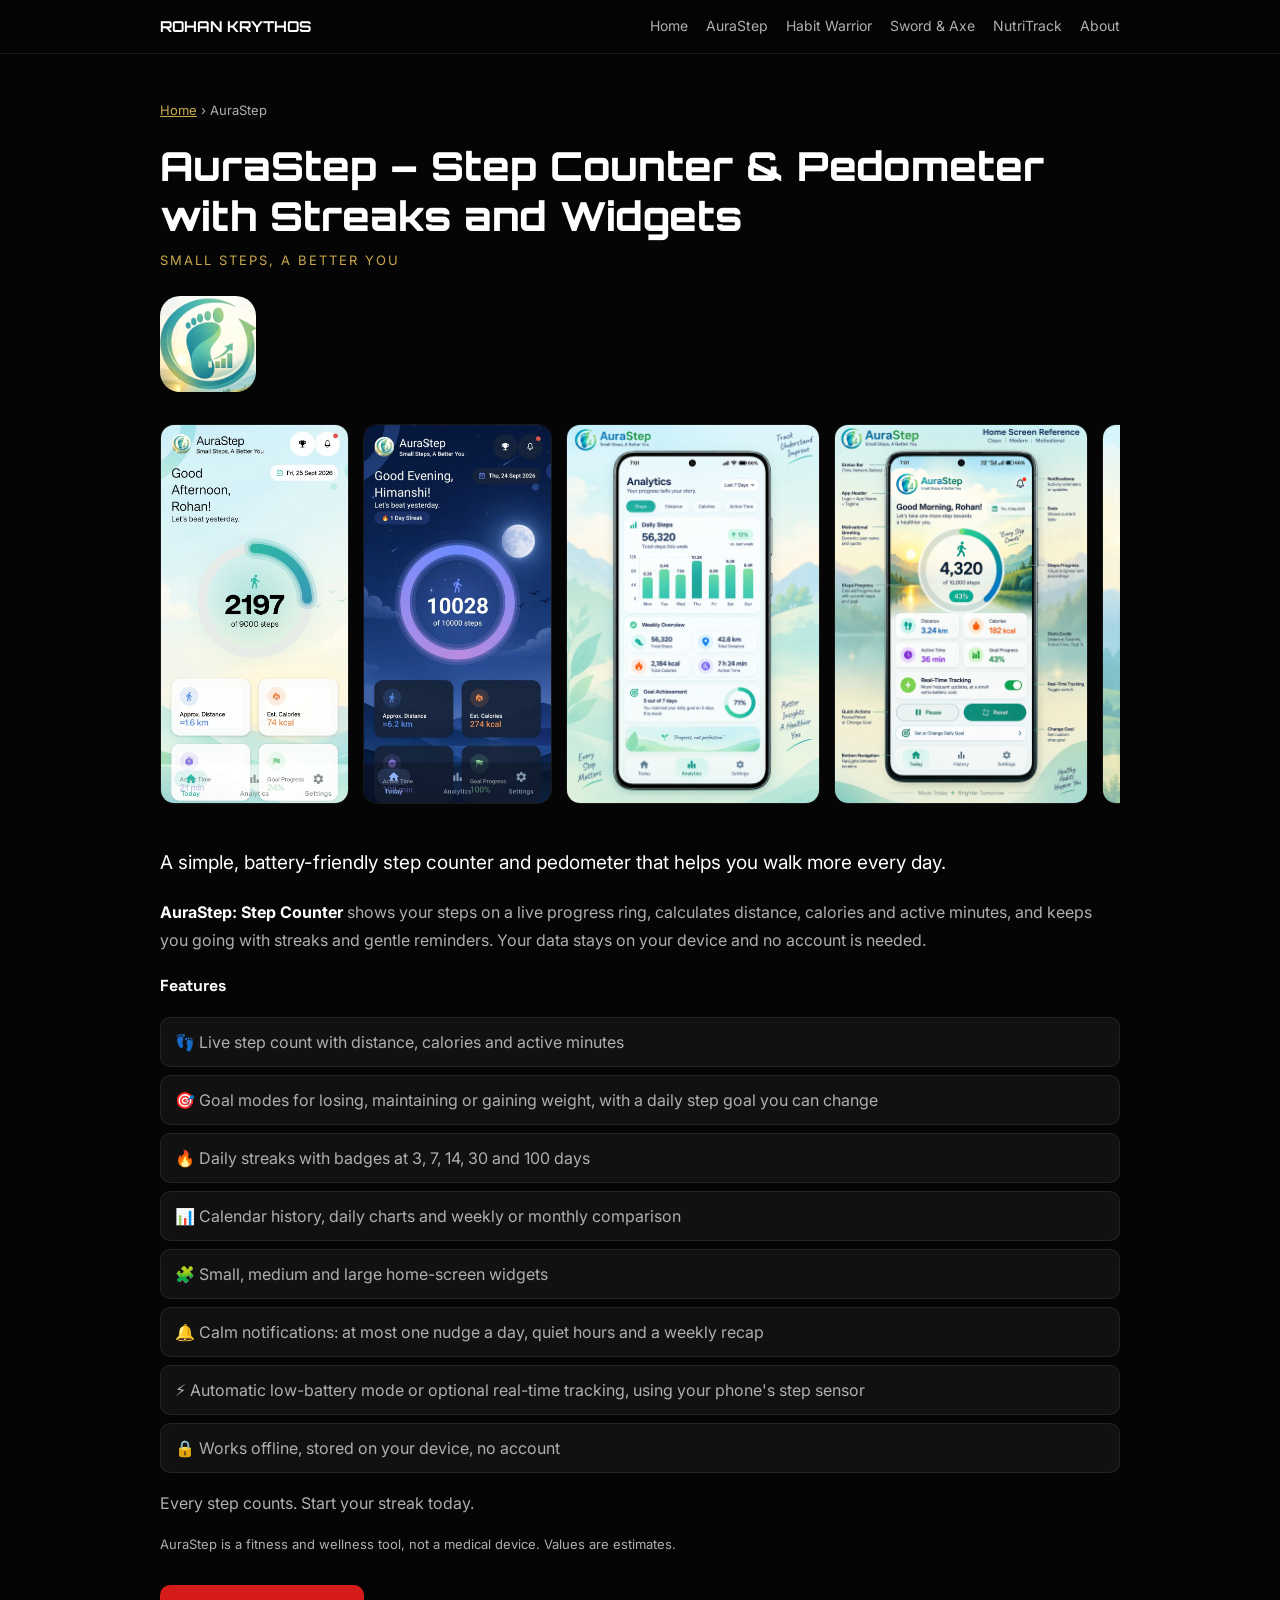
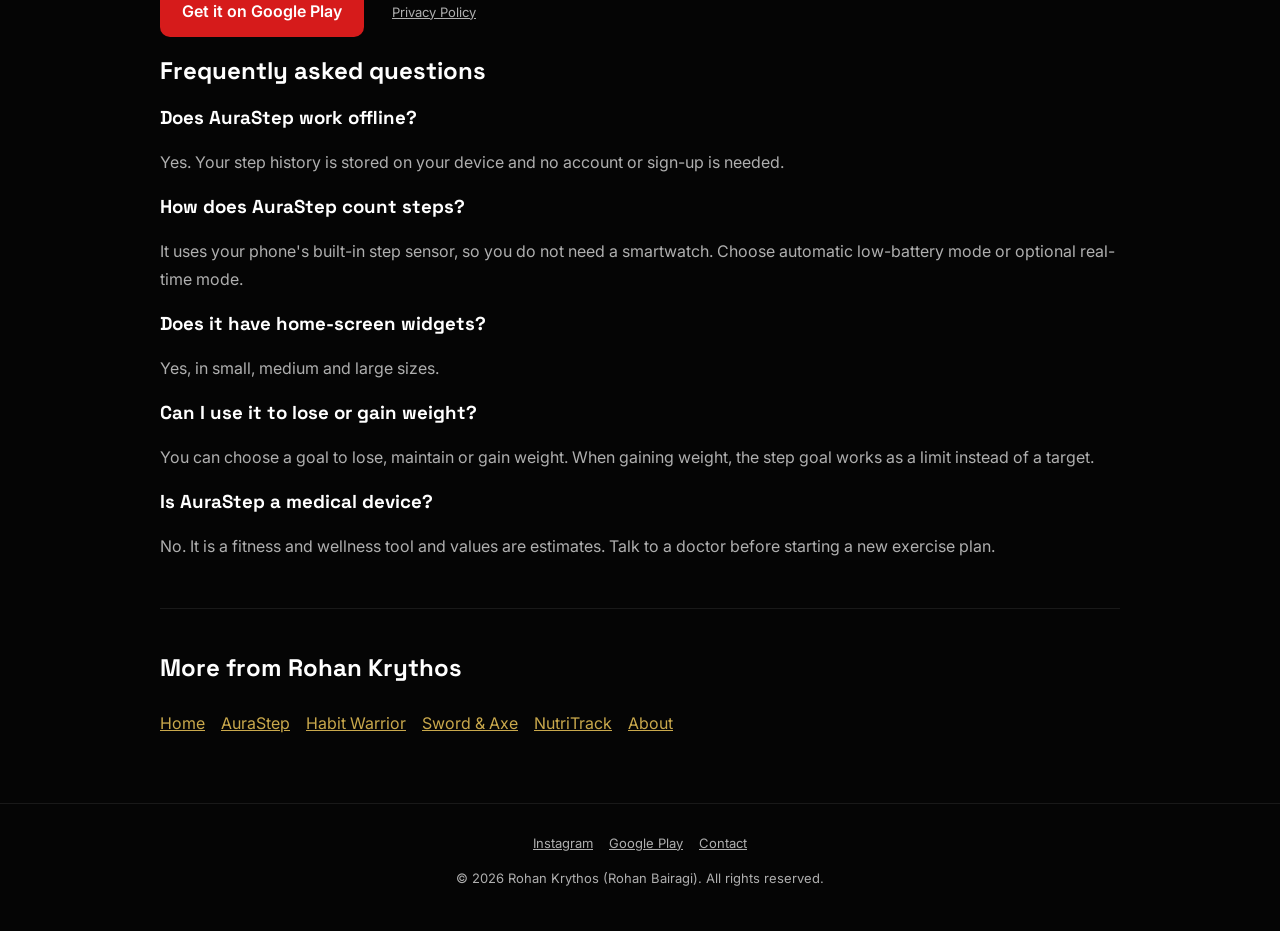
<file: aurastep/index.html>
<!DOCTYPE html>
<html lang="en"><head><meta charset="UTF-8"><meta name="viewport" content="width=device-width, initial-scale=1.0">
<title>AuraStep: Step Counter – Pedometer with Streaks & Widgets</title>
<meta name="description" content="AuraStep is a simple, battery-friendly step counter and pedometer for Android with daily goals, streaks, analytics and home-screen widgets. Works offline.">
<meta name="keywords" content="step counter, pedometer, step tracker, walking tracker, step counter widget, AuraStep">
<meta name="robots" content="index, follow, max-image-preview:large">
<link rel="canonical" href="https://rohankrythos.github.io/aurastep/">
<link rel="icon" href="/favicon.ico"><link rel="icon" type="image/png" sizes="32x32" href="/favicon-32.png"><link rel="apple-touch-icon" href="/apple-touch-icon.png">
<meta property="og:type" content="website"><meta property="og:title" content="AuraStep: Step Counter – Pedometer with Streaks & Widgets"><meta property="og:description" content="AuraStep is a simple, battery-friendly step counter and pedometer for Android with daily goals, streaks, analytics and home-screen widgets. Works offline.">
<meta property="og:image" content="https://rohankrythos.github.io/aurastep-logo.jpg"><meta property="og:url" content="https://rohankrythos.github.io/aurastep/"><meta property="og:site_name" content="Rohan Krythos">
<meta name="twitter:card" content="summary_large_image"><meta name="twitter:title" content="AuraStep: Step Counter – Pedometer with Streaks & Widgets"><meta name="twitter:description" content="AuraStep is a simple, battery-friendly step counter and pedometer for Android with daily goals, streaks, analytics and home-screen widgets. Works offline."><meta name="twitter:image" content="https://rohankrythos.github.io/aurastep-logo.jpg">
<script type="application/ld+json">{"@context": "https://schema.org", "@graph": [{"@type": "Person", "@id": "https://rohankrythos.github.io/#person", "image": "https://rohankrythos.github.io/1000205886.jpg", "name": "Rohan Krythos", "alternateName": "Rohan Bairagi", "url": "https://rohankrythos.github.io/", "jobTitle": "Android & Game Developer", "sameAs": ["https://www.instagram.com/rohan_bairagi79", "https://play.google.com/store/apps/dev?id=7652006980854710652", "https://github.com/rohankrythos"], "address": {"@type": "PostalAddress", "addressRegion": "Haryana", "addressCountry": "IN"}}, {"@type": "BreadcrumbList", "itemListElement": [{"@type": "ListItem", "position": 1, "name": "Home", "item": "https://rohankrythos.github.io/"}, {"@type": "ListItem", "position": 2, "name": "AuraStep", "item": "https://rohankrythos.github.io/aurastep/"}]}, {"@type": "WebPage", "@id": "https://rohankrythos.github.io/aurastep/#page", "url": "https://rohankrythos.github.io/aurastep/", "name": "AuraStep: Step Counter – Pedometer with Streaks & Widgets", "description": "AuraStep is a simple, battery-friendly step counter and pedometer for Android with daily goals, streaks, analytics and home-screen widgets. Works offline.", "isPartOf": {"@type": "WebSite", "url": "https://rohankrythos.github.io/", "name": "Rohan Krythos"}}, {"@type": "MobileApplication", "name": "AuraStep: Step Counter", "description": "AuraStep is a simple, battery-friendly step counter and pedometer for Android with daily goals, streaks, analytics and home-screen widgets. Works offline.", "image": "https://rohankrythos.github.io/aurastep-logo.jpg", "url": "https://play.google.com/store/apps/details?id=com.rohankrythos.aurastep", "operatingSystem": "ANDROID", "applicationCategory": "HealthApplication", "author": {"@id": "https://rohankrythos.github.io/#person"}, "mainEntityOfPage": "https://rohankrythos.github.io/aurastep/"}]}</script>
<link rel="preconnect" href="https://fonts.googleapis.com"><link rel="preconnect" href="https://fonts.gstatic.com" crossorigin>
<link href="https://fonts.googleapis.com/css2?family=Orbitron:wght@700;800&family=Space+Grotesk:wght@500;700&family=Inter:wght@400;600&display=swap" rel="stylesheet">
<link rel="stylesheet" href="/pages.css?v=1"></head><body>
<header class="top"><nav aria-label="Main"><a class="brand" href="/">ROHAN KRYTHOS</a><a href="/">Home</a><a href="/aurastep/">AuraStep</a><a href="/habit-warrior/">Habit Warrior</a><a href="/sword-and-axe-22-thrones/">Sword &amp; Axe</a><a href="/nutritrack-pro-max/">NutriTrack</a><a href="/about/">About</a></nav></header>
<main><p class="crumbs"><a href="/">Home</a> › AuraStep</p><h1>AuraStep – Step Counter & Pedometer with Streaks and Widgets</h1><div class="tagline">Small Steps, A Better You</div><div class="app-logo-wrap"><img width="464" height="464" alt="AuraStep app icon" decoding="async" loading="lazy" src="/aurastep-logo.jpg"/></div><div class="app-screens-row">
<div class="app-screen">
<img width="719" height="1457" alt="AuraStep today screen, light theme" decoding="async" loading="lazy" src="/aurastep-screen-today-light.jpg"/>
</div>
<div class="app-screen">
<img width="720" height="1454" alt="AuraStep today screen, dark theme" decoding="async" loading="lazy" src="/aurastep-screen-today-dark.jpg"/>
</div>
<div class="app-screen">
<img width="1024" height="1536" alt="AuraStep weekly analytics screen" decoding="async" loading="lazy" src="/aurastep-screen-analytics.jpg"/>
</div>
<div class="app-screen">
<img width="1024" height="1536" alt="AuraStep home screen with step widget" decoding="async" loading="lazy" src="/aurastep-home-reference.jpg"/>
</div>
<div class="app-screen">
<img width="1214" height="1295" alt="AuraStep small, medium and large home-screen widgets" decoding="async" loading="lazy" src="/aurastep-widgets-reference.jpg"/>
</div>
<div class="app-screen">
<img width="1024" height="1536" alt="AuraStep widget style options" decoding="async" loading="lazy" src="/aurastep-widgets-options.jpg"/>
</div>
</div><div class="showcase-description"><p class="short-desc">A simple, battery-friendly step counter and pedometer that helps you walk more every day.</p><p><strong style="color:#fff;">AuraStep: Step Counter</strong> shows your steps on a live progress ring, calculates distance, calories and active minutes, and keeps you going with streaks and gentle reminders. Your data stays on your device and no account is needed.</p><h4 class="showcase-features-title">Features</h4><ul class="feature-list"><li>👣 Live step count with distance, calories and active minutes</li><li>🎯 Goal modes for losing, maintaining or gaining weight, with a daily step goal you can change</li><li>🔥 Daily streaks with badges at 3, 7, 14, 30 and 100 days</li><li>📊 Calendar history, daily charts and weekly or monthly comparison</li><li>🧩 Small, medium and large home-screen widgets</li><li>🔔 Calm notifications: at most one nudge a day, quiet hours and a weekly recap</li><li>⚡ Automatic low-battery mode or optional real-time tracking, using your phone's step sensor</li><li>🔒 Works offline, stored on your device, no account</li></ul><p class="showcase-cta">Every step counts. Start your streak today.</p><p style="font-size:13px">AuraStep is a fitness and wellness tool, not a medical device. Values are estimates.</p><a class="btn-primary" href="https://play.google.com/store/apps/details?id=com.rohankrythos.aurastep" rel="noopener" style="margin-top:16px;text-decoration:none;display:inline-flex;" target="_blank">Get it on Google Play</a><a class="privlink" href="/aurastep-privacy.html" style="margin-left:16px;color:#AFAFAF;font-size:13px;text-decoration:underline;">Privacy Policy</a></div><section><h2>Frequently asked questions</h2><h3>Does AuraStep work offline?</h3><p>Yes. Your step history is stored on your device and no account or sign-up is needed.</p><h3>How does AuraStep count steps?</h3><p>It uses your phone&#39;s built-in step sensor, so you do not need a smartwatch. Choose automatic low-battery mode or optional real-time mode.</p><h3>Does it have home-screen widgets?</h3><p>Yes, in small, medium and large sizes.</p><h3>Can I use it to lose or gain weight?</h3><p>You can choose a goal to lose, maintain or gain weight. When gaining weight, the step goal works as a limit instead of a target.</p><h3>Is AuraStep a medical device?</h3><p>No. It is a fitness and wellness tool and values are estimates. Talk to a doctor before starting a new exercise plan.</p></section>
<section class="more"><h2>More from Rohan Krythos</h2><a href="/">Home</a><a href="/aurastep/">AuraStep</a><a href="/habit-warrior/">Habit Warrior</a><a href="/sword-and-axe-22-thrones/">Sword &amp; Axe</a><a href="/nutritrack-pro-max/">NutriTrack</a><a href="/about/">About</a></section></main>
<footer><a href="https://www.instagram.com/rohan_bairagi79" rel="me noopener" target="_blank">Instagram</a><a href="https://play.google.com/store/apps/dev?id=7652006980854710652" rel="noopener" target="_blank">Google Play</a><a href="mailto:appsupportwarrior@gmail.com">Contact</a>
<p>&copy; <span id="y">2026</span> Rohan Krythos (Rohan Bairagi). All rights reserved.</p></footer>
<script>document.getElementById('y').textContent=new Date().getFullYear()</script></body></html>
</file>
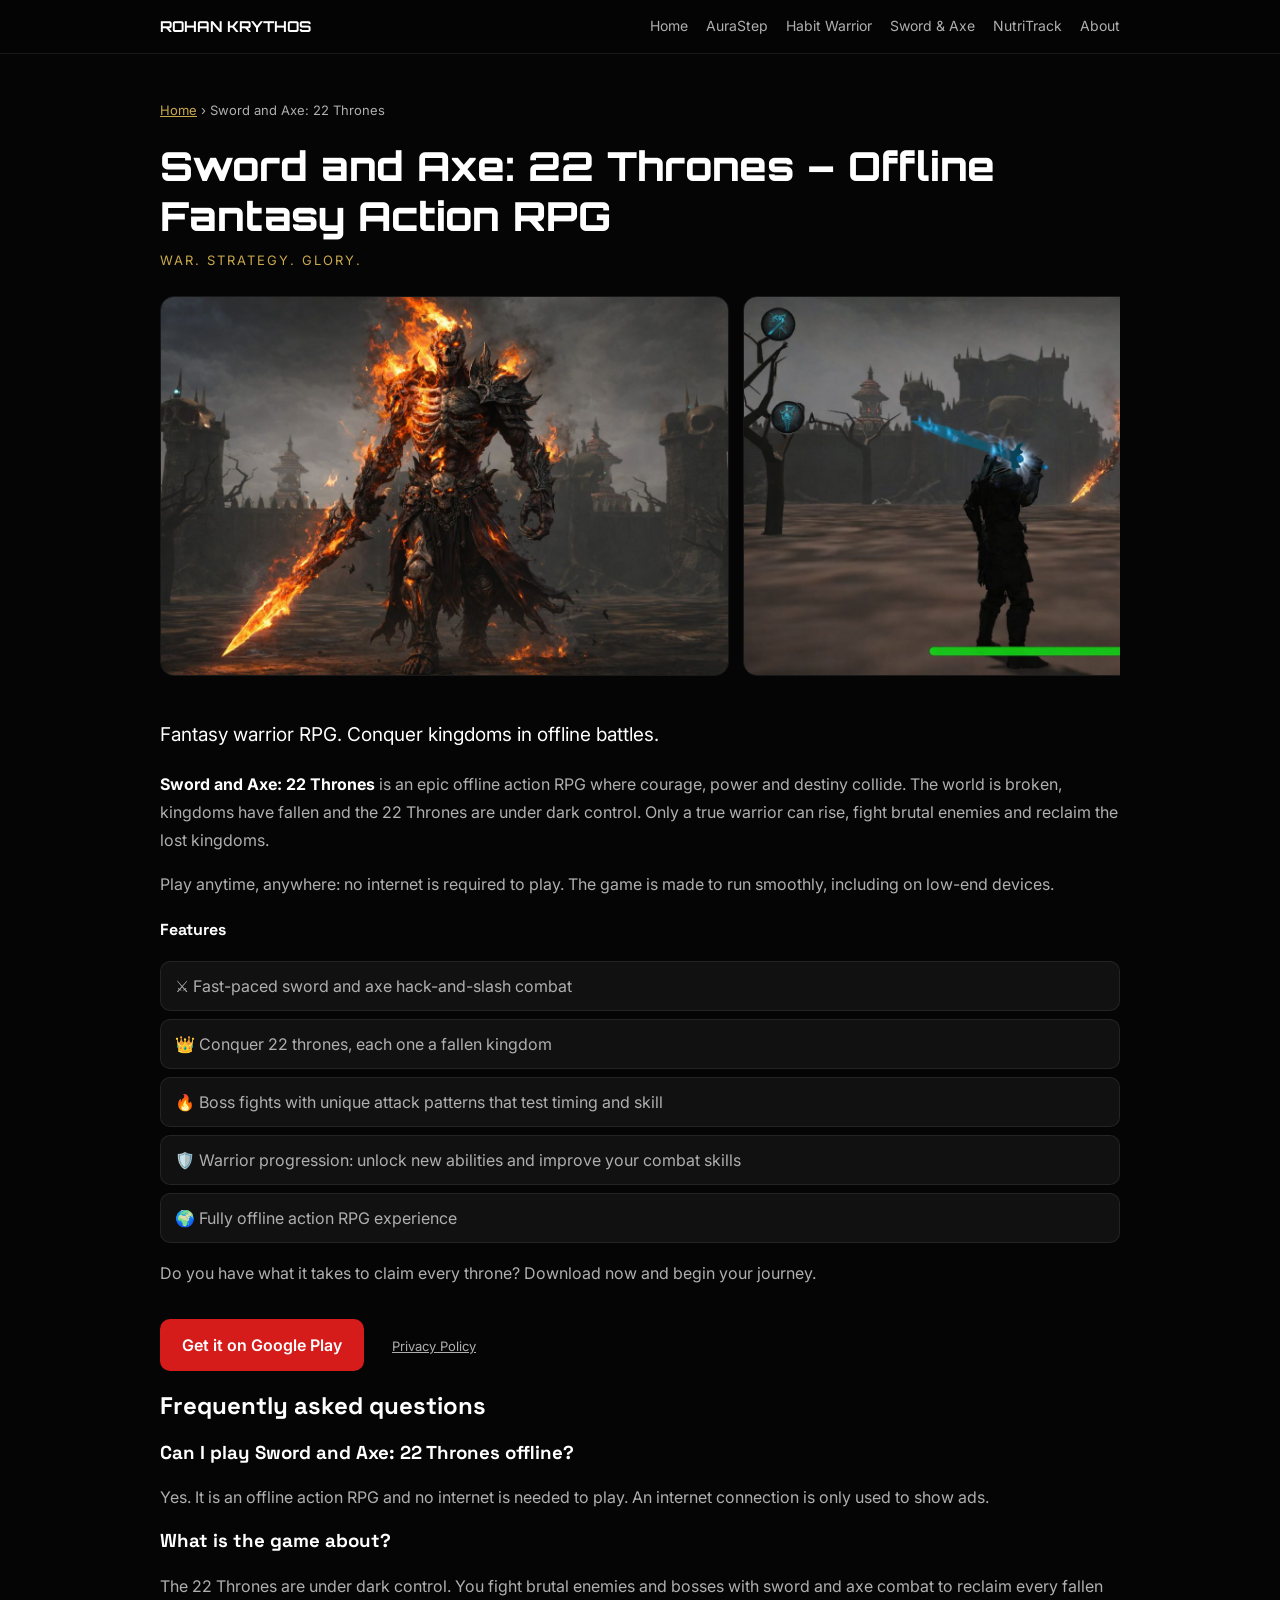
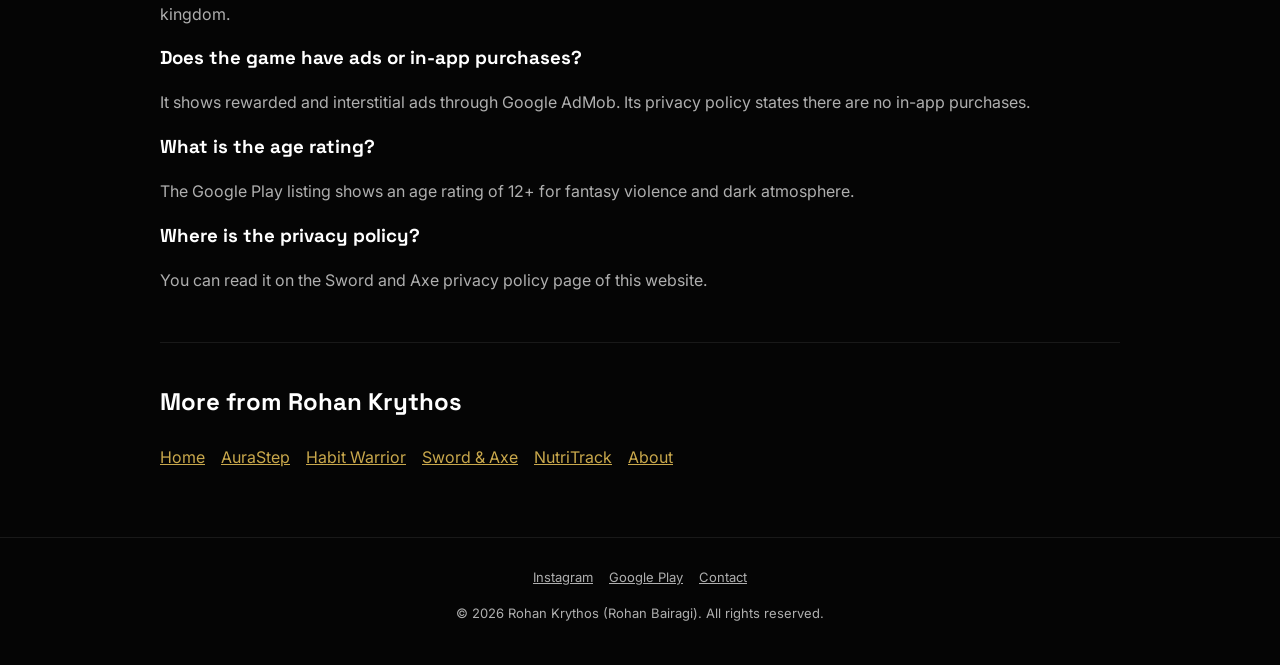
<file: sword-and-axe-22-thrones/index.html>
<!DOCTYPE html>
<html lang="en"><head><meta charset="UTF-8"><meta name="viewport" content="width=device-width, initial-scale=1.0">
<title>Sword and Axe: 22 Thrones – Offline Action RPG for Android</title>
<meta name="description" content="Sword and Axe: 22 Thrones is an offline fantasy action RPG for Android. Fight with sword and axe, defeat bosses and conquer 22 fallen kingdoms.">
<meta name="keywords" content="offline action RPG, sword fighting game, hack and slash game Android, fantasy warrior RPG, boss fight game, Sword and Axe 22 Thrones">
<meta name="robots" content="index, follow, max-image-preview:large">
<link rel="canonical" href="https://rohankrythos.github.io/sword-and-axe-22-thrones/">
<link rel="icon" href="/favicon.ico"><link rel="icon" type="image/png" sizes="32x32" href="/favicon-32.png"><link rel="apple-touch-icon" href="/apple-touch-icon.png">
<meta property="og:type" content="website"><meta property="og:title" content="Sword and Axe: 22 Thrones – Offline Action RPG for Android"><meta property="og:description" content="Sword and Axe: 22 Thrones is an offline fantasy action RPG for Android. Fight with sword and axe, defeat bosses and conquer 22 fallen kingdoms.">
<meta property="og:image" content="https://rohankrythos.github.io/1000149229.jpg"><meta property="og:url" content="https://rohankrythos.github.io/sword-and-axe-22-thrones/"><meta property="og:site_name" content="Rohan Krythos">
<meta name="twitter:card" content="summary_large_image"><meta name="twitter:title" content="Sword and Axe: 22 Thrones – Offline Action RPG for Android"><meta name="twitter:description" content="Sword and Axe: 22 Thrones is an offline fantasy action RPG for Android. Fight with sword and axe, defeat bosses and conquer 22 fallen kingdoms."><meta name="twitter:image" content="https://rohankrythos.github.io/1000149229.jpg">
<script type="application/ld+json">{"@context": "https://schema.org", "@graph": [{"@type": "Person", "@id": "https://rohankrythos.github.io/#person", "image": "https://rohankrythos.github.io/1000205886.jpg", "name": "Rohan Krythos", "alternateName": "Rohan Bairagi", "url": "https://rohankrythos.github.io/", "jobTitle": "Android & Game Developer", "sameAs": ["https://www.instagram.com/rohan_bairagi79", "https://play.google.com/store/apps/dev?id=7652006980854710652", "https://github.com/rohankrythos"], "address": {"@type": "PostalAddress", "addressRegion": "Haryana", "addressCountry": "IN"}}, {"@type": "BreadcrumbList", "itemListElement": [{"@type": "ListItem", "position": 1, "name": "Home", "item": "https://rohankrythos.github.io/"}, {"@type": "ListItem", "position": 2, "name": "Sword and Axe: 22 Thrones", "item": "https://rohankrythos.github.io/sword-and-axe-22-thrones/"}]}, {"@type": "WebPage", "@id": "https://rohankrythos.github.io/sword-and-axe-22-thrones/#page", "url": "https://rohankrythos.github.io/sword-and-axe-22-thrones/", "name": "Sword and Axe: 22 Thrones – Offline Action RPG for Android", "description": "Sword and Axe: 22 Thrones is an offline fantasy action RPG for Android. Fight with sword and axe, defeat bosses and conquer 22 fallen kingdoms.", "isPartOf": {"@type": "WebSite", "url": "https://rohankrythos.github.io/", "name": "Rohan Krythos"}}, {"@type": "VideoGame", "name": "Sword and Axe: 22 Thrones", "description": "Sword and Axe: 22 Thrones is an offline fantasy action RPG for Android. Fight with sword and axe, defeat bosses and conquer 22 fallen kingdoms.", "image": "https://rohankrythos.github.io/1000149229.jpg", "url": "https://play.google.com/store/apps/details?id=com.rohanbairagi.swordandaxe22thrones", "operatingSystem": "ANDROID", "applicationCategory": "GameApplication", "author": {"@id": "https://rohankrythos.github.io/#person"}, "mainEntityOfPage": "https://rohankrythos.github.io/sword-and-axe-22-thrones/", "gamePlatform": "Android"}]}</script>
<link rel="preconnect" href="https://fonts.googleapis.com"><link rel="preconnect" href="https://fonts.gstatic.com" crossorigin>
<link href="https://fonts.googleapis.com/css2?family=Orbitron:wght@700;800&family=Space+Grotesk:wght@500;700&family=Inter:wght@400;600&display=swap" rel="stylesheet">
<link rel="stylesheet" href="/pages.css?v=1"></head><body>
<header class="top"><nav aria-label="Main"><a class="brand" href="/">ROHAN KRYTHOS</a><a href="/">Home</a><a href="/aurastep/">AuraStep</a><a href="/habit-warrior/">Habit Warrior</a><a href="/sword-and-axe-22-thrones/">Sword &amp; Axe</a><a href="/nutritrack-pro-max/">NutriTrack</a><a href="/about/">About</a></nav></header>
<main><p class="crumbs"><a href="/">Home</a> › Sword and Axe: 22 Thrones</p><h1>Sword and Axe: 22 Thrones – Offline Fantasy Action RPG</h1><div class="tagline">War. Strategy. Glory.</div><div class="game-screens-row">
<div class="game-screen">
<img width="1200" height="800" alt="Sword and Axe combat controls" decoding="async" loading="lazy" src="/1000149229.jpg"/>
</div>
<div class="game-screen">
<img width="1200" height="800" alt="Sword and Axe world map of the 22 thrones" decoding="async" loading="lazy" src="/1000149310.jpg"/>
</div>
<div class="game-screen">
<img width="1200" height="800" alt="Sword and Axe hero profile" decoding="async" loading="lazy" src="/1000167475.jpg"/>
</div>
<div class="game-screen">
<img width="1200" height="800" alt="Sword and Axe desert battle" decoding="async" loading="lazy" src="/1000167477.jpg"/>
</div>
<div class="game-screen">
<img width="1200" height="800" alt="Sword and Axe boss fight" decoding="async" loading="lazy" src="/1000167557.jpg"/>
</div>
</div><div class="showcase-description"><p class="short-desc">Fantasy warrior RPG. Conquer kingdoms in offline battles.</p><p><strong style="color:#fff;">Sword and Axe: 22 Thrones</strong> is an epic offline action RPG where courage, power and destiny collide. The world is broken, kingdoms have fallen and the 22 Thrones are under dark control. Only a true warrior can rise, fight brutal enemies and reclaim the lost kingdoms.</p><p>Play anytime, anywhere: no internet is required to play. The game is made to run smoothly, including on low-end devices.</p><h4 class="showcase-features-title">Features</h4><ul class="feature-list"><li>⚔️ Fast-paced sword and axe hack-and-slash combat</li><li>👑 Conquer 22 thrones, each one a fallen kingdom</li><li>🔥 Boss fights with unique attack patterns that test timing and skill</li><li>🛡️ Warrior progression: unlock new abilities and improve your combat skills</li><li>🌍 Fully offline action RPG experience</li></ul><p class="showcase-cta">Do you have what it takes to claim every throne? Download now and begin your journey.</p><a class="btn-primary" href="https://play.google.com/store/apps/details?id=com.rohanbairagi.swordandaxe22thrones" rel="noopener" style="margin-top:16px;text-decoration:none;display:inline-flex;" target="_blank">Get it on Google Play</a><a class="privlink" href="/sword-axe-privacy.html" style="margin-left:16px;color:#AFAFAF;font-size:13px;text-decoration:underline;">Privacy Policy</a></div><section><h2>Frequently asked questions</h2><h3>Can I play Sword and Axe: 22 Thrones offline?</h3><p>Yes. It is an offline action RPG and no internet is needed to play. An internet connection is only used to show ads.</p><h3>What is the game about?</h3><p>The 22 Thrones are under dark control. You fight brutal enemies and bosses with sword and axe combat to reclaim every fallen kingdom.</p><h3>Does the game have ads or in-app purchases?</h3><p>It shows rewarded and interstitial ads through Google AdMob. Its privacy policy states there are no in-app purchases.</p><h3>What is the age rating?</h3><p>The Google Play listing shows an age rating of 12+ for fantasy violence and dark atmosphere.</p><h3>Where is the privacy policy?</h3><p>You can read it on the Sword and Axe privacy policy page of this website.</p></section>
<section class="more"><h2>More from Rohan Krythos</h2><a href="/">Home</a><a href="/aurastep/">AuraStep</a><a href="/habit-warrior/">Habit Warrior</a><a href="/sword-and-axe-22-thrones/">Sword &amp; Axe</a><a href="/nutritrack-pro-max/">NutriTrack</a><a href="/about/">About</a></section></main>
<footer><a href="https://www.instagram.com/rohan_bairagi79" rel="me noopener" target="_blank">Instagram</a><a href="https://play.google.com/store/apps/dev?id=7652006980854710652" rel="noopener" target="_blank">Google Play</a><a href="mailto:appsupportwarrior@gmail.com">Contact</a>
<p>&copy; <span id="y">2026</span> Rohan Krythos (Rohan Bairagi). All rights reserved.</p></footer>
<script>document.getElementById('y').textContent=new Date().getFullYear()</script></body></html>
</file>
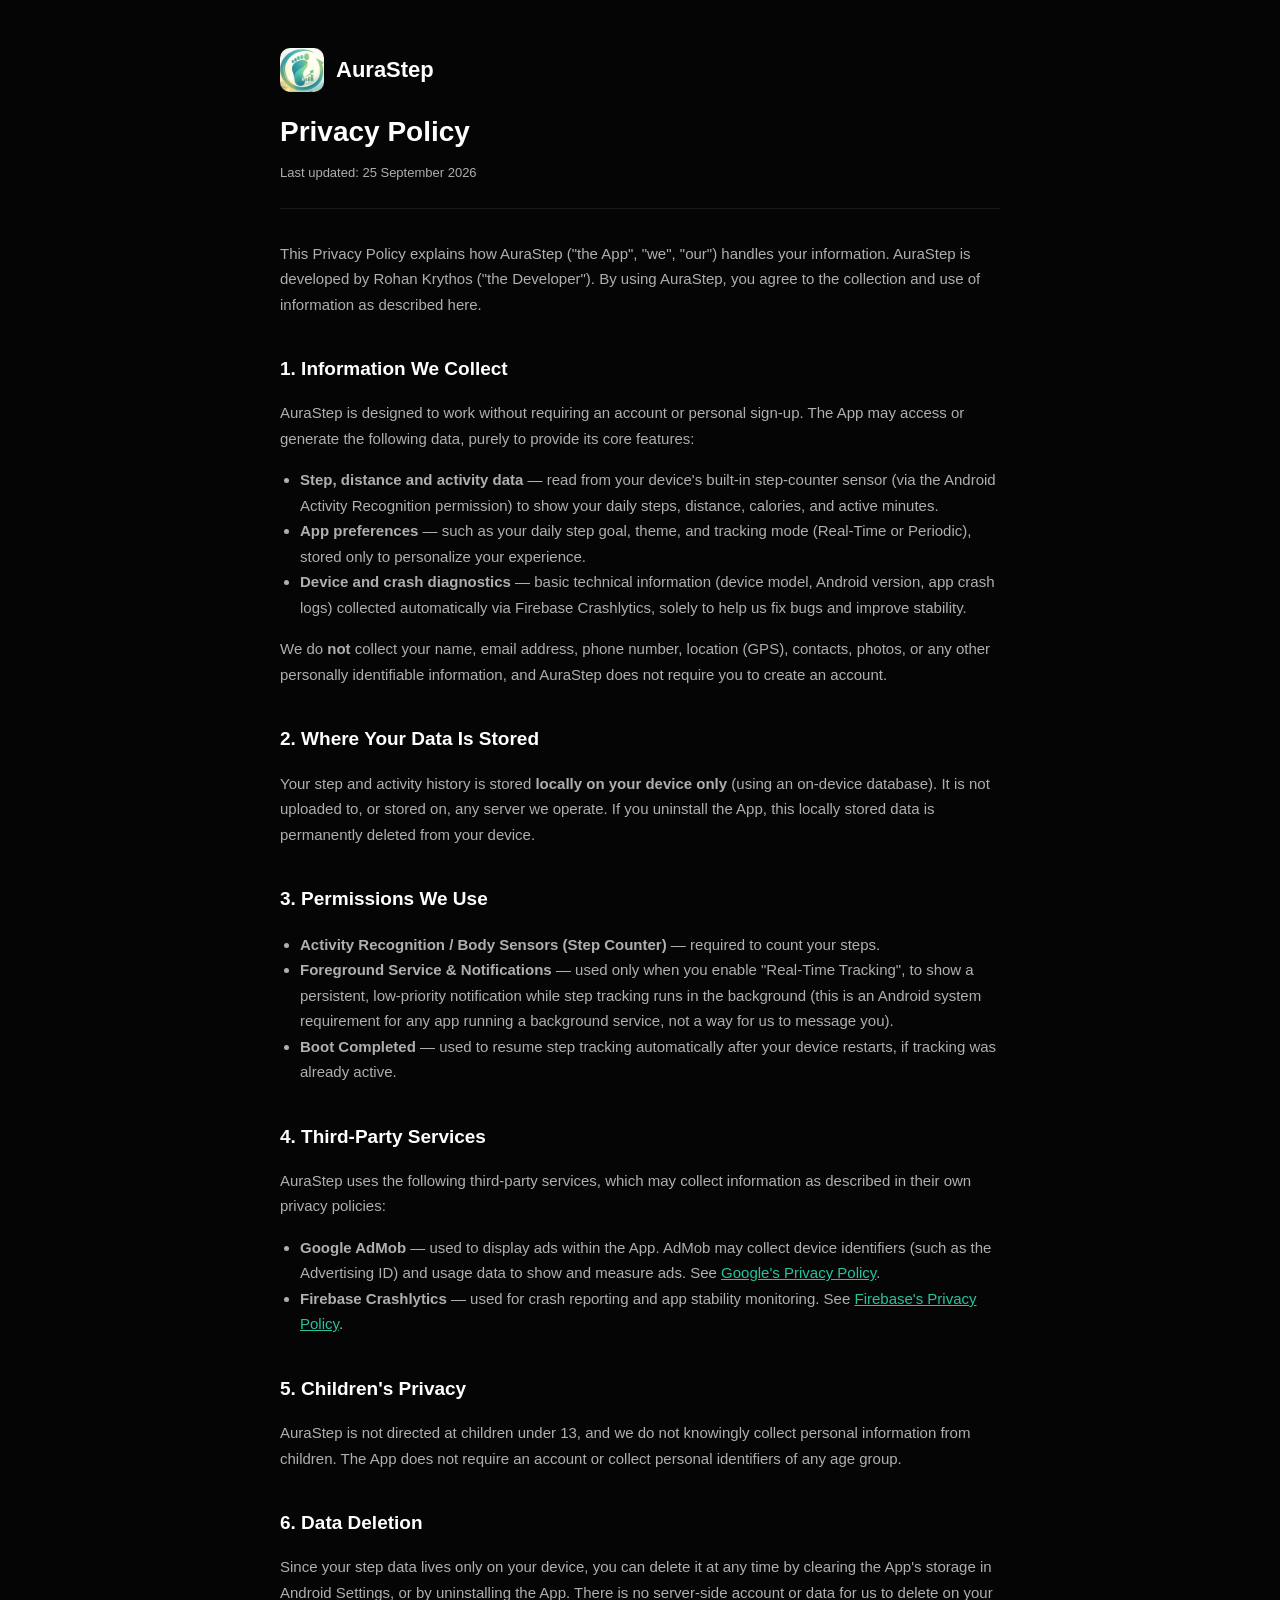
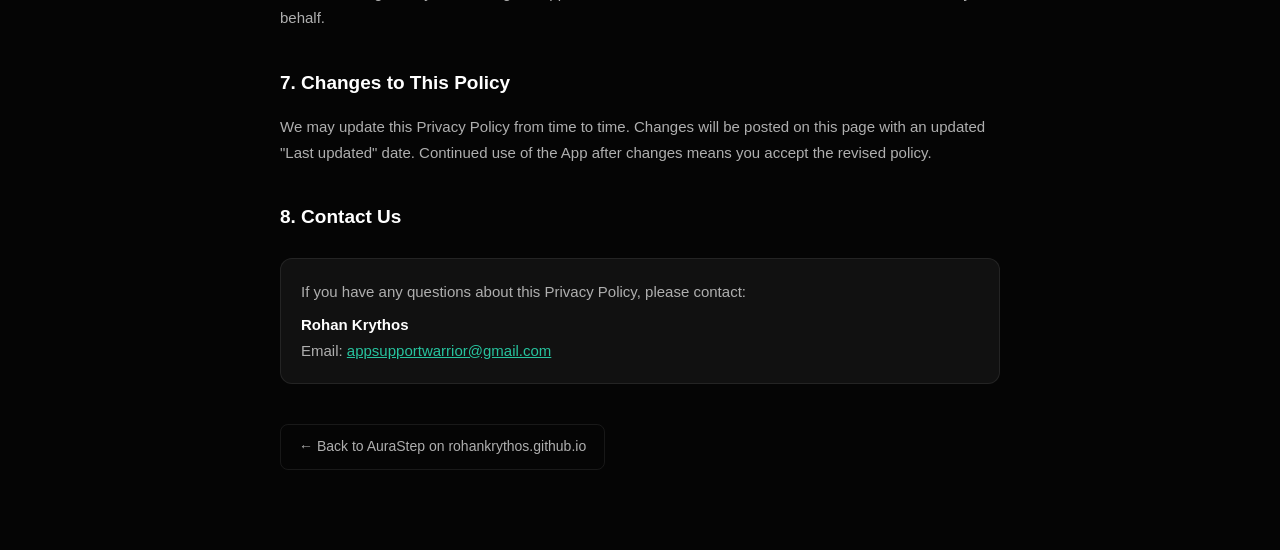
<file: aurastep-privacy.html>
<!DOCTYPE html>
<html lang="en">
<head>
<meta charset="UTF-8">
<meta name="viewport" content="width=device-width, initial-scale=1.0">
<title>AuraStep — Privacy Policy</title>
<meta name="description" content="Privacy Policy for AuraStep, the Android step-counter and fitness app by Rohan Krythos.">
<meta name="robots" content="index, follow">
<link rel="canonical" href="https://rohankrythos.github.io/aurastep-privacy.html">
<meta property="og:type" content="website"><meta property="og:title" content="AuraStep — Privacy Policy"><meta property="og:url" content="https://rohankrythos.github.io/aurastep-privacy.html"><meta property="og:image" content="https://rohankrythos.github.io/aurastep-logo.jpg">
<link rel="icon" type="image/x-icon" href="favicon.ico">
<style>
  :root {
    --bg: #050505; --bg2: #111111; --accent: #27C39E; --gold: #C9A84C;
    --text: #FFFFFF; --text2: #AFAFAF; --border: rgba(255,255,255,0.08);
  }
  * { box-sizing: border-box; }
  body {
    background: var(--bg); color: var(--text2);
    font-family: 'Inter', -apple-system, Segoe UI, Roboto, sans-serif;
    line-height: 1.7; margin: 0; padding: 0 20px 80px;
  }
  .wrap { max-width: 720px; margin: 0 auto; }
  header { padding: 48px 0 24px; border-bottom: 1px solid var(--border); margin-bottom: 32px; }
  .logo-row { display: flex; align-items: center; gap: 12px; margin-bottom: 16px; }
  .logo-row img { width: 44px; height: 44px; border-radius: 10px; }
  .logo-row span { font-size: 22px; font-weight: 700; color: var(--text); }
  h1 { color: var(--text); font-size: 28px; margin: 0 0 6px; }
  .updated { font-size: 13px; color: var(--text2); }
  h2 { color: var(--text); font-size: 19px; margin: 36px 0 12px; }
  p, li { font-size: 15px; }
  ul { padding-left: 20px; }
  a { color: var(--accent); }
  .back { display: inline-block; margin-top: 40px; color: var(--text2); text-decoration: none; font-size: 14px; border: 1px solid var(--border); padding: 10px 18px; border-radius: 8px; }
  .back:hover { color: var(--text); border-color: var(--accent); }
  .contact { background: var(--bg2); border: 1px solid var(--border); border-radius: 12px; padding: 20px; margin-top: 24px; }
</style>
</head>
<body>
  <div class="wrap">
    <header>
      <div class="logo-row">
        <img src="aurastep-logo.jpg" alt="AuraStep logo">
        <span>AuraStep</span>
      </div>
      <h1>Privacy Policy</h1>
      <div class="updated">Last updated: 25 September 2026</div>
    </header>

    <p>This Privacy Policy explains how AuraStep ("the App", "we", "our") handles your information. AuraStep is developed by Rohan Krythos ("the Developer"). By using AuraStep, you agree to the collection and use of information as described here.</p>

    <h2>1. Information We Collect</h2>
    <p>AuraStep is designed to work without requiring an account or personal sign-up. The App may access or generate the following data, purely to provide its core features:</p>
    <ul>
      <li><strong>Step, distance and activity data</strong> — read from your device's built-in step-counter sensor (via the Android Activity Recognition permission) to show your daily steps, distance, calories, and active minutes.</li>
      <li><strong>App preferences</strong> — such as your daily step goal, theme, and tracking mode (Real-Time or Periodic), stored only to personalize your experience.</li>
      <li><strong>Device and crash diagnostics</strong> — basic technical information (device model, Android version, app crash logs) collected automatically via Firebase Crashlytics, solely to help us fix bugs and improve stability.</li>
    </ul>
    <p>We do <strong>not</strong> collect your name, email address, phone number, location (GPS), contacts, photos, or any other personally identifiable information, and AuraStep does not require you to create an account.</p>

    <h2>2. Where Your Data Is Stored</h2>
    <p>Your step and activity history is stored <strong>locally on your device only</strong> (using an on-device database). It is not uploaded to, or stored on, any server we operate. If you uninstall the App, this locally stored data is permanently deleted from your device.</p>

    <h2>3. Permissions We Use</h2>
    <ul>
      <li><strong>Activity Recognition / Body Sensors (Step Counter)</strong> — required to count your steps.</li>
      <li><strong>Foreground Service &amp; Notifications</strong> — used only when you enable "Real-Time Tracking", to show a persistent, low-priority notification while step tracking runs in the background (this is an Android system requirement for any app running a background service, not a way for us to message you).</li>
      <li><strong>Boot Completed</strong> — used to resume step tracking automatically after your device restarts, if tracking was already active.</li>
    </ul>

    <h2>4. Third-Party Services</h2>
    <p>AuraStep uses the following third-party services, which may collect information as described in their own privacy policies:</p>
    <ul>
      <li><strong>Google AdMob</strong> — used to display ads within the App. AdMob may collect device identifiers (such as the Advertising ID) and usage data to show and measure ads. See <a href="https://policies.google.com/privacy" target="_blank" rel="noopener">Google's Privacy Policy</a>.</li>
      <li><strong>Firebase Crashlytics</strong> — used for crash reporting and app stability monitoring. See <a href="https://firebase.google.com/support/privacy" target="_blank" rel="noopener">Firebase's Privacy Policy</a>.</li>
    </ul>

    <h2>5. Children's Privacy</h2>
    <p>AuraStep is not directed at children under 13, and we do not knowingly collect personal information from children. The App does not require an account or collect personal identifiers of any age group.</p>

    <h2>6. Data Deletion</h2>
    <p>Since your step data lives only on your device, you can delete it at any time by clearing the App's storage in Android Settings, or by uninstalling the App. There is no server-side account or data for us to delete on your behalf.</p>

    <h2>7. Changes to This Policy</h2>
    <p>We may update this Privacy Policy from time to time. Changes will be posted on this page with an updated "Last updated" date. Continued use of the App after changes means you accept the revised policy.</p>

    <h2>8. Contact Us</h2>
    <div class="contact">
      <p style="margin:0;">If you have any questions about this Privacy Policy, please contact:</p>
      <p style="margin:8px 0 0;"><strong style="color:#fff;">Rohan Krythos</strong><br>
      Email: <a href="mailto:appsupportwarrior@gmail.com">appsupportwarrior@gmail.com</a></p>
    </div>

    <a class="back" href="index.html#showcase">&larr; Back to AuraStep on rohankrythos.github.io</a>
  </div>
</body>
</html>
</file>
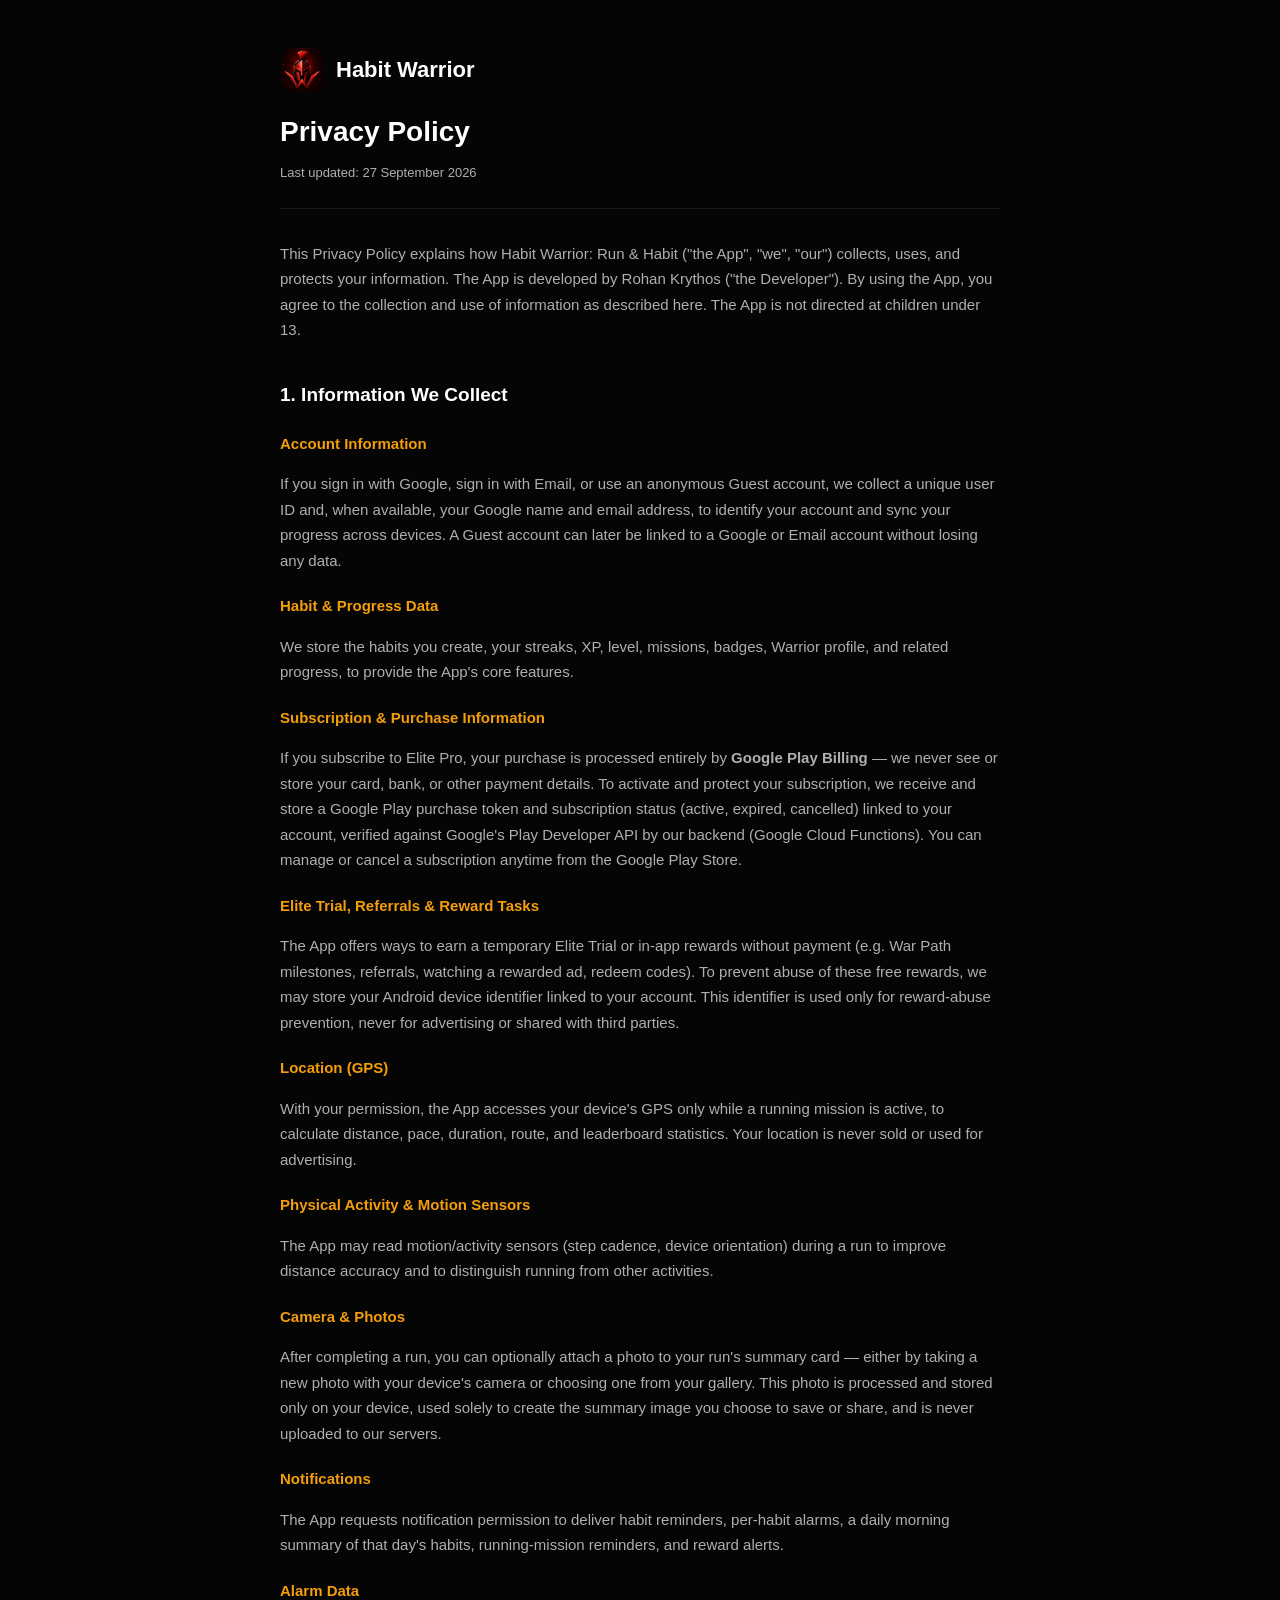
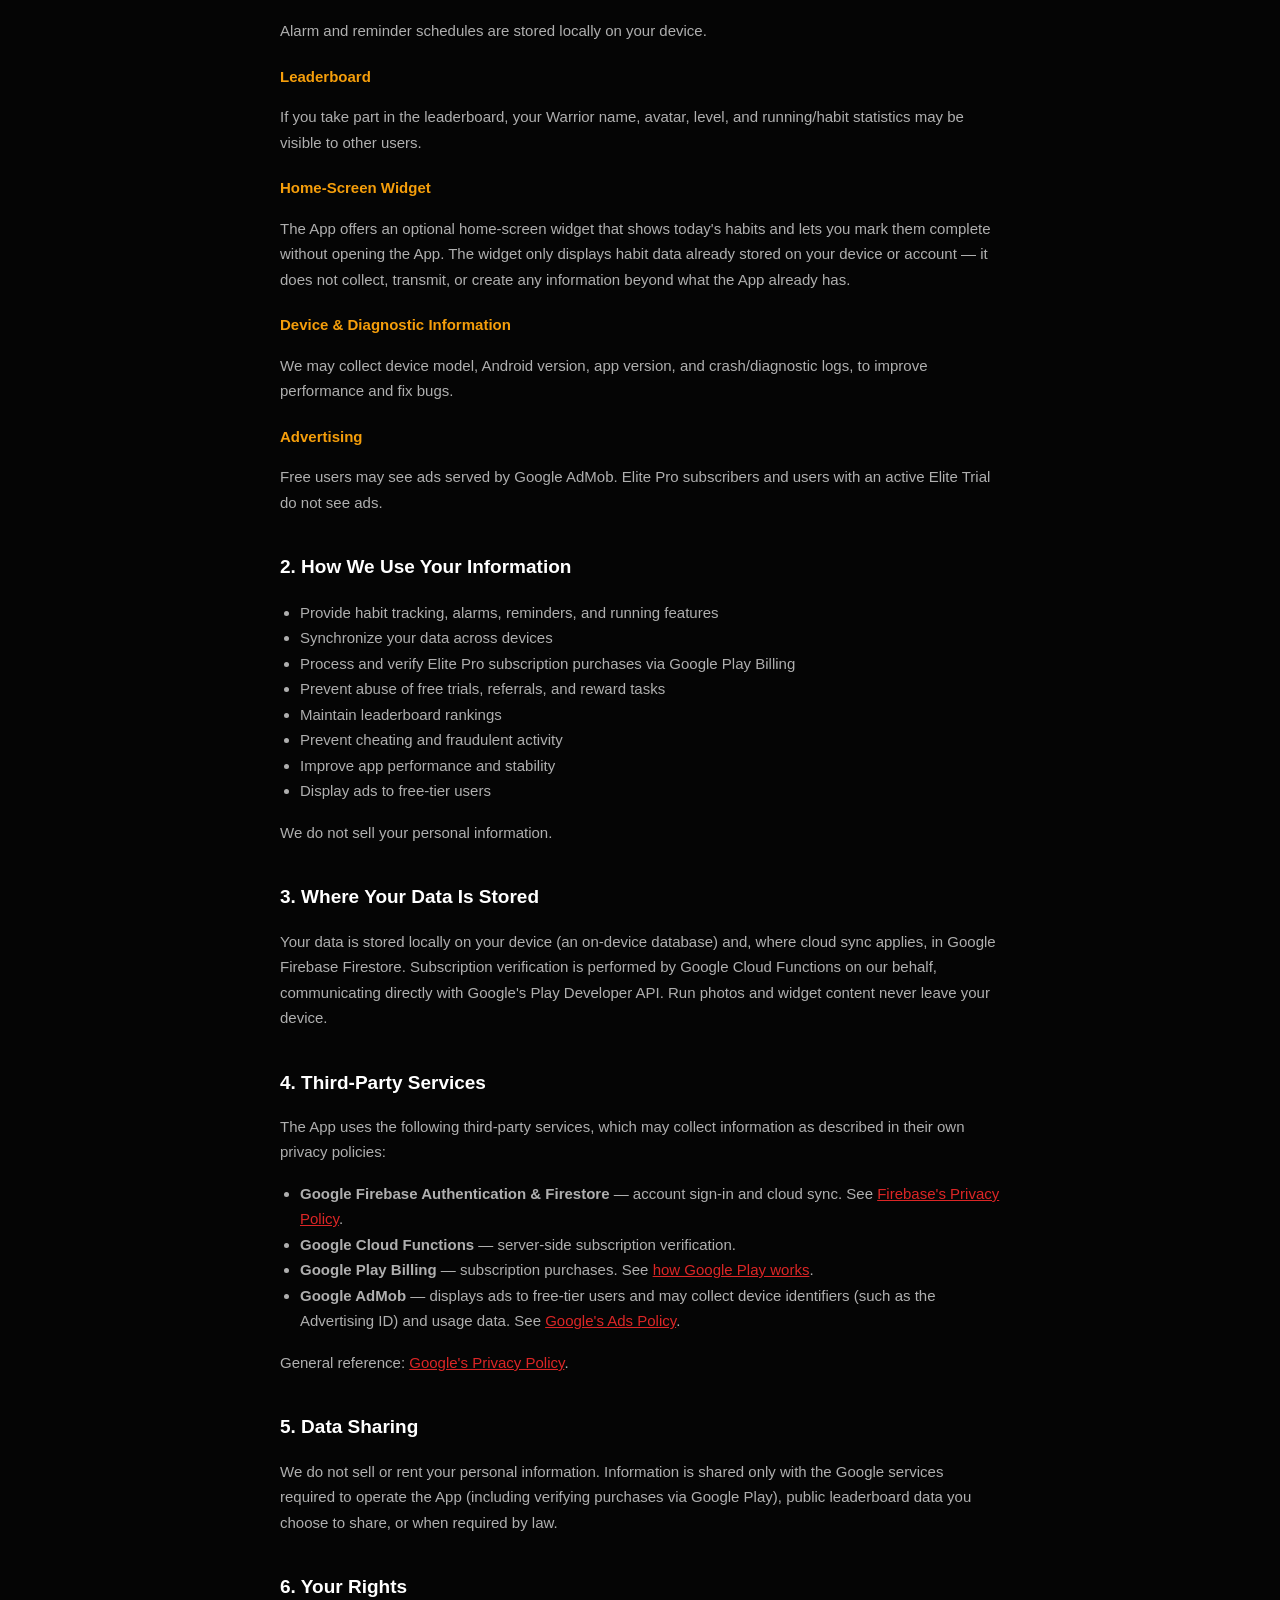
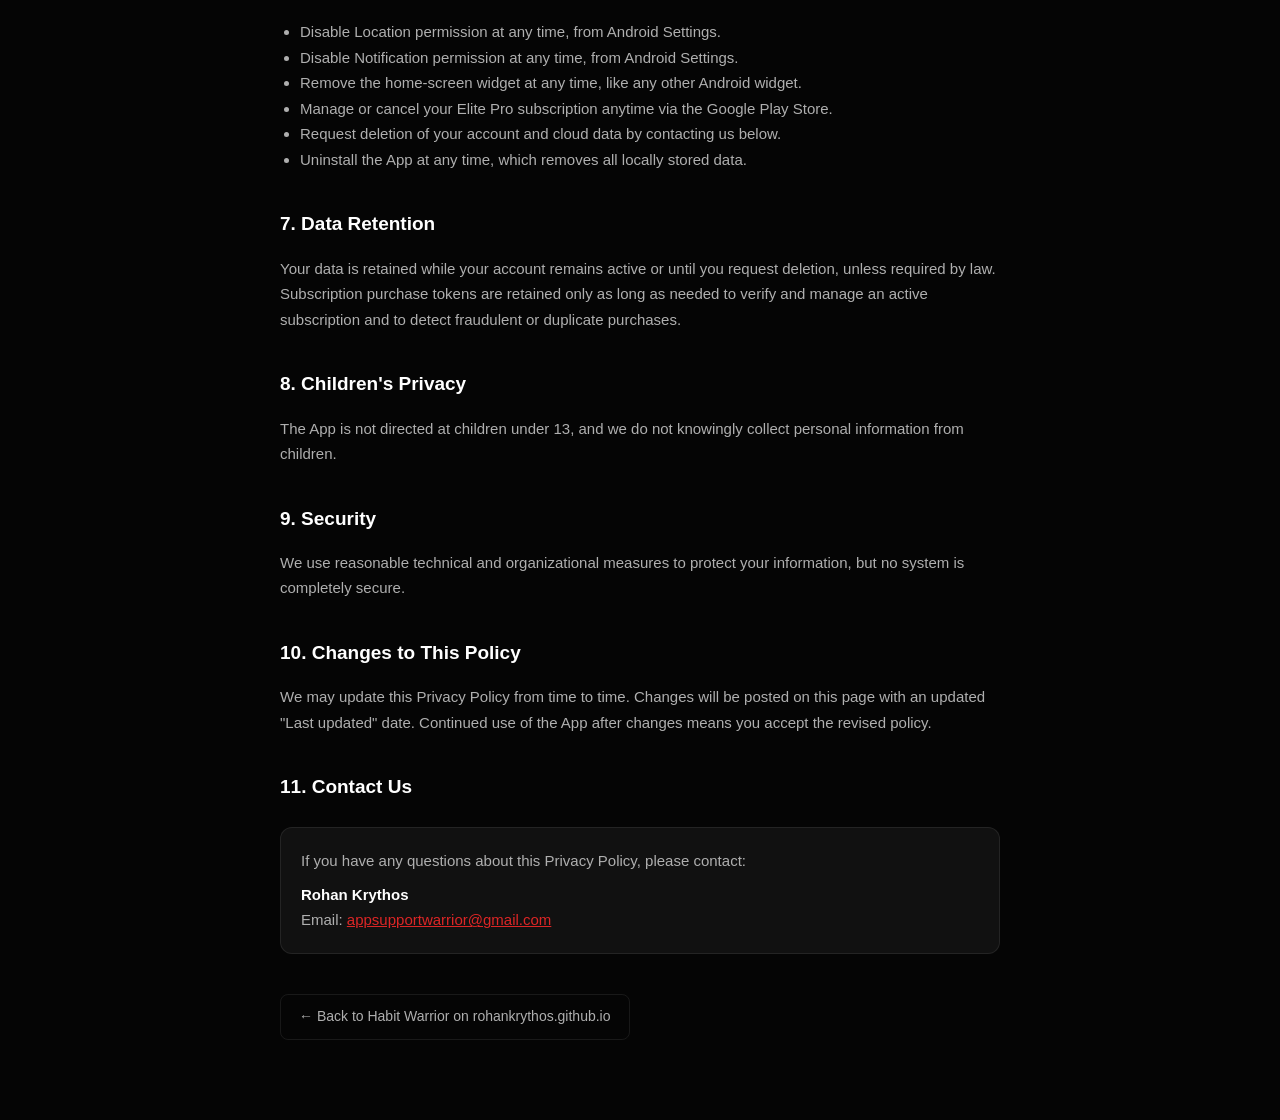
<file: habit-privacy.html>
<!DOCTYPE html>
<html lang="en">
<head>
<meta charset="UTF-8">
<meta name="viewport" content="width=device-width, initial-scale=1.0">
<title>Habit Warrior — Privacy Policy</title>
<meta name="description" content="Privacy Policy for Habit Warrior: Run & Habit, the Android habit-tracking and fitness RPG app by Rohan Krythos.">
<meta name="robots" content="index, follow">
<link rel="canonical" href="https://rohankrythos.github.io/habit-privacy.html">

<!-- Open Graph / Social Share -->
<meta property="og:type" content="website">
<meta property="og:title" content="Habit Warrior — Privacy Policy">
<meta property="og:description" content="Privacy Policy for Habit Warrior: Run & Habit, the Android habit-tracking and fitness RPG app by Rohan Krythos.">
<meta property="og:image" content="https://rohankrythos.github.io/habit-logo.jpg">
<meta property="og:url" content="https://rohankrythos.github.io/habit-privacy.html">
<meta property="og:site_name" content="Rohan Krythos">

<!-- Twitter Card -->
<meta name="twitter:card" content="summary">
<meta name="twitter:title" content="Habit Warrior — Privacy Policy">
<meta name="twitter:description" content="Privacy Policy for Habit Warrior: Run & Habit, the Android habit-tracking and fitness RPG app by Rohan Krythos.">
<meta name="twitter:image" content="https://rohankrythos.github.io/habit-logo.jpg">
<link rel="icon" type="image/x-icon" href="favicon.ico">
<script type="application/ld+json">
{
  "@context": "https://schema.org",
  "@type": "WebPage",
  "name": "Habit Warrior — Privacy Policy",
  "url": "https://rohankrythos.github.io/habit-privacy.html",
  "description": "Privacy Policy for Habit Warrior: Run & Habit, the Android habit-tracking and fitness RPG app by Rohan Krythos.",
  "isPartOf": { "@type": "WebSite", "name": "Rohan Krythos", "url": "https://rohankrythos.github.io/" },
  "about": {
    "@type": "MobileApplication",
    "name": "Habit Warrior: Run & Habit",
    "url": "https://play.google.com/store/apps/details?id=com.habitwarrior"
  }
}
</script>
<style>
  :root {
    --bg: #050505; --bg2: #111111; --accent: #DC2626; --gold: #F59E0B;
    --text: #FFFFFF; --text2: #AFAFAF; --border: rgba(255,255,255,0.08);
  }
  * { box-sizing: border-box; }
  body {
    background: var(--bg); color: var(--text2);
    font-family: 'Inter', -apple-system, Segoe UI, Roboto, sans-serif;
    line-height: 1.7; margin: 0; padding: 0 20px 80px;
  }
  .wrap { max-width: 720px; margin: 0 auto; }
  header { padding: 48px 0 24px; border-bottom: 1px solid var(--border); margin-bottom: 32px; }
  .logo-row { display: flex; align-items: center; gap: 12px; margin-bottom: 16px; }
  .logo-row img { width: 44px; height: 44px; border-radius: 10px; }
  .logo-row span { font-size: 22px; font-weight: 700; color: var(--text); }
  h1 { color: var(--text); font-size: 28px; margin: 0 0 6px; }
  .updated { font-size: 13px; color: var(--text2); }
  h2 { color: var(--text); font-size: 19px; margin: 36px 0 12px; }
  h3 { color: var(--gold); font-size: 15px; margin: 20px 0 8px; }
  p, li { font-size: 15px; }
  ul { padding-left: 20px; }
  a { color: var(--accent); }
  .back { display: inline-block; margin-top: 40px; color: var(--text2); text-decoration: none; font-size: 14px; border: 1px solid var(--border); padding: 10px 18px; border-radius: 8px; }
  .back:hover { color: var(--text); border-color: var(--accent); }
  .contact { background: var(--bg2); border: 1px solid var(--border); border-radius: 12px; padding: 20px; margin-top: 24px; }
</style>
</head>
<body>
  <div class="wrap">
    <header>
      <div class="logo-row">
        <img src="habit-logo.jpg" alt="Habit Warrior logo">
        <span>Habit Warrior</span>
      </div>
      <h1>Privacy Policy</h1>
      <div class="updated">Last updated: 27 September 2026</div>
    </header>

    <p>This Privacy Policy explains how Habit Warrior: Run &amp; Habit ("the App", "we", "our") collects, uses, and protects your information. The App is developed by Rohan Krythos ("the Developer"). By using the App, you agree to the collection and use of information as described here. The App is not directed at children under 13.</p>

    <h2>1. Information We Collect</h2>

    <h3>Account Information</h3>
    <p>If you sign in with Google, sign in with Email, or use an anonymous Guest account, we collect a unique user ID and, when available, your Google name and email address, to identify your account and sync your progress across devices. A Guest account can later be linked to a Google or Email account without losing any data.</p>

    <h3>Habit &amp; Progress Data</h3>
    <p>We store the habits you create, your streaks, XP, level, missions, badges, Warrior profile, and related progress, to provide the App's core features.</p>

    <h3>Subscription &amp; Purchase Information</h3>
    <p>If you subscribe to Elite Pro, your purchase is processed entirely by <strong>Google Play Billing</strong> — we never see or store your card, bank, or other payment details. To activate and protect your subscription, we receive and store a Google Play purchase token and subscription status (active, expired, cancelled) linked to your account, verified against Google's Play Developer API by our backend (Google Cloud Functions). You can manage or cancel a subscription anytime from the Google Play Store.</p>

    <h3>Elite Trial, Referrals &amp; Reward Tasks</h3>
    <p>The App offers ways to earn a temporary Elite Trial or in-app rewards without payment (e.g. War Path milestones, referrals, watching a rewarded ad, redeem codes). To prevent abuse of these free rewards, we may store your Android device identifier linked to your account. This identifier is used only for reward-abuse prevention, never for advertising or shared with third parties.</p>

    <h3>Location (GPS)</h3>
    <p>With your permission, the App accesses your device's GPS only while a running mission is active, to calculate distance, pace, duration, route, and leaderboard statistics. Your location is never sold or used for advertising.</p>

    <h3>Physical Activity &amp; Motion Sensors</h3>
    <p>The App may read motion/activity sensors (step cadence, device orientation) during a run to improve distance accuracy and to distinguish running from other activities.</p>

    <h3>Camera &amp; Photos</h3>
    <p>After completing a run, you can optionally attach a photo to your run's summary card — either by taking a new photo with your device's camera or choosing one from your gallery. This photo is processed and stored only on your device, used solely to create the summary image you choose to save or share, and is never uploaded to our servers.</p>

    <h3>Notifications</h3>
    <p>The App requests notification permission to deliver habit reminders, per-habit alarms, a daily morning summary of that day's habits, running-mission reminders, and reward alerts.</p>

    <h3>Alarm Data</h3>
    <p>Alarm and reminder schedules are stored locally on your device.</p>

    <h3>Leaderboard</h3>
    <p>If you take part in the leaderboard, your Warrior name, avatar, level, and running/habit statistics may be visible to other users.</p>

    <h3>Home-Screen Widget</h3>
    <p>The App offers an optional home-screen widget that shows today's habits and lets you mark them complete without opening the App. The widget only displays habit data already stored on your device or account — it does not collect, transmit, or create any information beyond what the App already has.</p>

    <h3>Device &amp; Diagnostic Information</h3>
    <p>We may collect device model, Android version, app version, and crash/diagnostic logs, to improve performance and fix bugs.</p>

    <h3>Advertising</h3>
    <p>Free users may see ads served by Google AdMob. Elite Pro subscribers and users with an active Elite Trial do not see ads.</p>

    <h2>2. How We Use Your Information</h2>
    <ul>
      <li>Provide habit tracking, alarms, reminders, and running features</li>
      <li>Synchronize your data across devices</li>
      <li>Process and verify Elite Pro subscription purchases via Google Play Billing</li>
      <li>Prevent abuse of free trials, referrals, and reward tasks</li>
      <li>Maintain leaderboard rankings</li>
      <li>Prevent cheating and fraudulent activity</li>
      <li>Improve app performance and stability</li>
      <li>Display ads to free-tier users</li>
    </ul>
    <p>We do not sell your personal information.</p>

    <h2>3. Where Your Data Is Stored</h2>
    <p>Your data is stored locally on your device (an on-device database) and, where cloud sync applies, in Google Firebase Firestore. Subscription verification is performed by Google Cloud Functions on our behalf, communicating directly with Google's Play Developer API. Run photos and widget content never leave your device.</p>

    <h2>4. Third-Party Services</h2>
    <p>The App uses the following third-party services, which may collect information as described in their own privacy policies:</p>
    <ul>
      <li><strong>Google Firebase Authentication &amp; Firestore</strong> — account sign-in and cloud sync. See <a href="https://firebase.google.com/support/privacy" target="_blank" rel="noopener">Firebase's Privacy Policy</a>.</li>
      <li><strong>Google Cloud Functions</strong> — server-side subscription verification.</li>
      <li><strong>Google Play Billing</strong> — subscription purchases. See <a href="https://play.google/howplayworks/" target="_blank" rel="noopener">how Google Play works</a>.</li>
      <li><strong>Google AdMob</strong> — displays ads to free-tier users and may collect device identifiers (such as the Advertising ID) and usage data. See <a href="https://policies.google.com/technologies/ads" target="_blank" rel="noopener">Google's Ads Policy</a>.</li>
    </ul>
    <p>General reference: <a href="https://policies.google.com/privacy" target="_blank" rel="noopener">Google's Privacy Policy</a>.</p>

    <h2>5. Data Sharing</h2>
    <p>We do not sell or rent your personal information. Information is shared only with the Google services required to operate the App (including verifying purchases via Google Play), public leaderboard data you choose to share, or when required by law.</p>

    <h2>6. Your Rights</h2>
    <ul>
      <li>Disable Location permission at any time, from Android Settings.</li>
      <li>Disable Notification permission at any time, from Android Settings.</li>
      <li>Remove the home-screen widget at any time, like any other Android widget.</li>
      <li>Manage or cancel your Elite Pro subscription anytime via the Google Play Store.</li>
      <li>Request deletion of your account and cloud data by contacting us below.</li>
      <li>Uninstall the App at any time, which removes all locally stored data.</li>
    </ul>

    <h2>7. Data Retention</h2>
    <p>Your data is retained while your account remains active or until you request deletion, unless required by law. Subscription purchase tokens are retained only as long as needed to verify and manage an active subscription and to detect fraudulent or duplicate purchases.</p>

    <h2>8. Children's Privacy</h2>
    <p>The App is not directed at children under 13, and we do not knowingly collect personal information from children.</p>

    <h2>9. Security</h2>
    <p>We use reasonable technical and organizational measures to protect your information, but no system is completely secure.</p>

    <h2>10. Changes to This Policy</h2>
    <p>We may update this Privacy Policy from time to time. Changes will be posted on this page with an updated "Last updated" date. Continued use of the App after changes means you accept the revised policy.</p>

    <h2>11. Contact Us</h2>
    <div class="contact">
      <p style="margin:0;">If you have any questions about this Privacy Policy, please contact:</p>
      <p style="margin:8px 0 0;"><strong style="color:#fff;">Rohan Krythos</strong><br>
      Email: <a href="mailto:appsupportwarrior@gmail.com">appsupportwarrior@gmail.com</a></p>
    </div>

    <a class="back" href="index.html#showcase">&larr; Back to Habit Warrior on rohankrythos.github.io</a>
  </div>
</body>
</html>
</file>
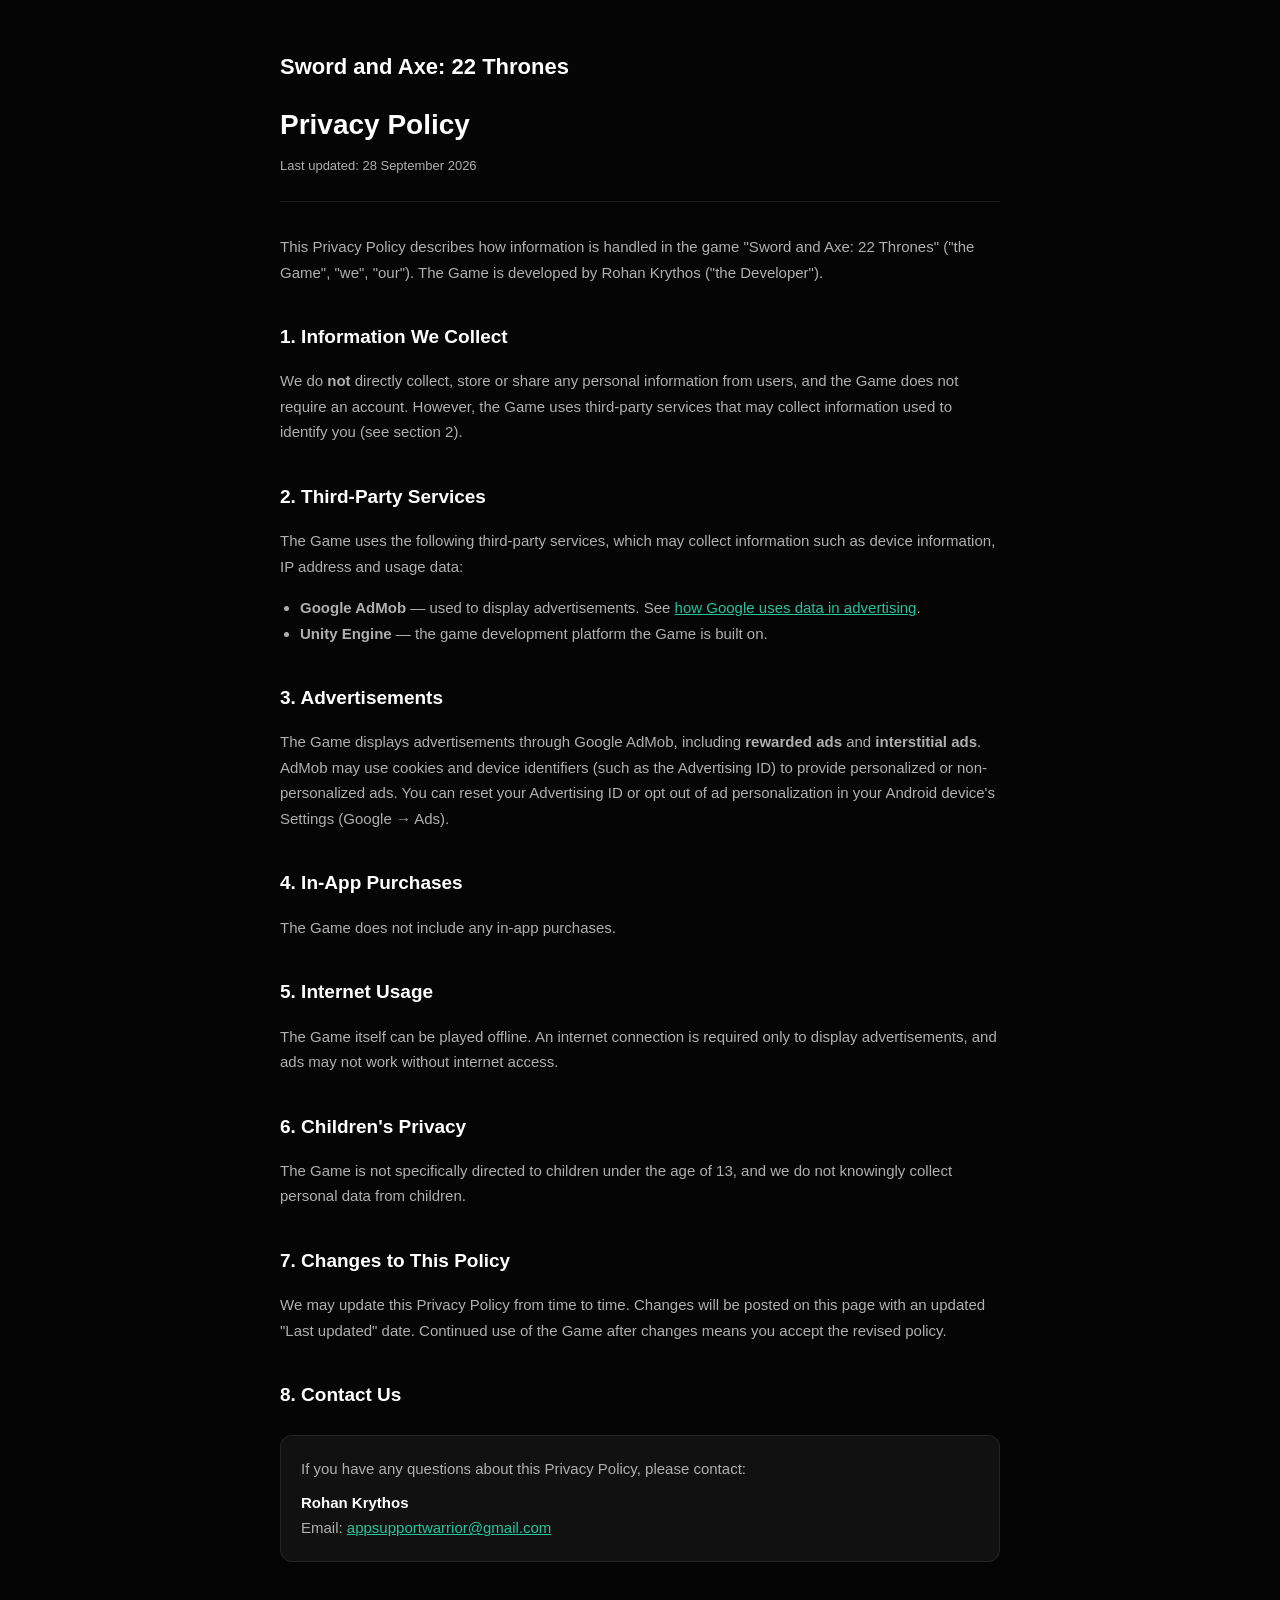
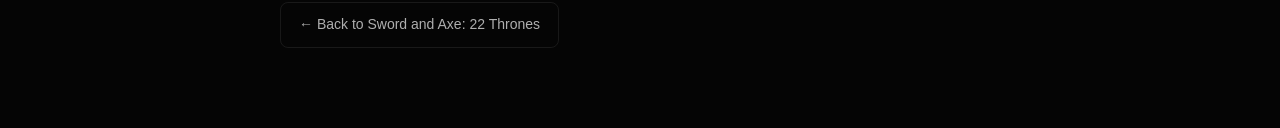
<file: sword-axe-privacy.html>
<!DOCTYPE html>
<html lang="en">
<head>
<meta charset="UTF-8">
<meta name="viewport" content="width=device-width, initial-scale=1.0">
<title>Sword and Axe: 22 Thrones — Privacy Policy</title>
<meta name="description" content="Privacy Policy for Sword and Axe: 22 Thrones, the offline action RPG for Android by Rohan Krythos.">
<meta name="robots" content="index, follow">
<link rel="canonical" href="https://rohankrythos.github.io/sword-axe-privacy.html">
<meta property="og:type" content="website"><meta property="og:title" content="Sword and Axe: 22 Thrones — Privacy Policy"><meta property="og:url" content="https://rohankrythos.github.io/sword-axe-privacy.html"><meta property="og:image" content="https://rohankrythos.github.io/1000149229.jpg">
<link rel="icon" type="image/x-icon" href="favicon.ico">
<style>
  :root {
    --bg: #050505; --bg2: #111111; --accent: #27C39E; --gold: #C9A84C;
    --text: #FFFFFF; --text2: #AFAFAF; --border: rgba(255,255,255,0.08);
  }
  * { box-sizing: border-box; }
  body {
    background: var(--bg); color: var(--text2);
    font-family: 'Inter', -apple-system, Segoe UI, Roboto, sans-serif;
    line-height: 1.7; margin: 0; padding: 0 20px 80px;
  }
  .wrap { max-width: 720px; margin: 0 auto; }
  header { padding: 48px 0 24px; border-bottom: 1px solid var(--border); margin-bottom: 32px; }
  .logo-row { display: flex; align-items: center; gap: 12px; margin-bottom: 16px; }
  .logo-row img { width: 44px; height: 44px; border-radius: 10px; }
  .logo-row span { font-size: 22px; font-weight: 700; color: var(--text); }
  h1 { color: var(--text); font-size: 28px; margin: 0 0 6px; }
  .updated { font-size: 13px; color: var(--text2); }
  h2 { color: var(--text); font-size: 19px; margin: 36px 0 12px; }
  p, li { font-size: 15px; }
  ul { padding-left: 20px; }
  a { color: var(--accent); }
  .back { display: inline-block; margin-top: 40px; color: var(--text2); text-decoration: none; font-size: 14px; border: 1px solid var(--border); padding: 10px 18px; border-radius: 8px; }
  .back:hover { color: var(--text); border-color: var(--accent); }
  .contact { background: var(--bg2); border: 1px solid var(--border); border-radius: 12px; padding: 20px; margin-top: 24px; }
</style>
</head>
<body>
  <div class="wrap">
    <header>
      <div class="logo-row"><span>Sword and Axe: 22 Thrones</span></div>
      <h1>Privacy Policy</h1>
      <div class="updated">Last updated: 28 September 2026</div>
    </header>
    <p>This Privacy Policy describes how information is handled in the game "Sword and Axe: 22 Thrones" ("the Game", "we", "our"). The Game is developed by Rohan Krythos ("the Developer").</p>
    <h2>1. Information We Collect</h2>
    <p>We do <strong>not</strong> directly collect, store or share any personal information from users, and the Game does not require an account. However, the Game uses third-party services that may collect information used to identify you (see section 2).</p>
    <h2>2. Third-Party Services</h2>
    <p>The Game uses the following third-party services, which may collect information such as device information, IP address and usage data:</p>
    <ul>
      <li><strong>Google AdMob</strong> — used to display advertisements. See <a href="https://policies.google.com/technologies/ads" target="_blank" rel="noopener">how Google uses data in advertising</a>.</li>
      <li><strong>Unity Engine</strong> — the game development platform the Game is built on.</li>
    </ul>
    <h2>3. Advertisements</h2>
    <p>The Game displays advertisements through Google AdMob, including <strong>rewarded ads</strong> and <strong>interstitial ads</strong>. AdMob may use cookies and device identifiers (such as the Advertising ID) to provide personalized or non-personalized ads. You can reset your Advertising ID or opt out of ad personalization in your Android device's Settings (Google &rarr; Ads).</p>
    <h2>4. In-App Purchases</h2>
    <p>The Game does not include any in-app purchases.</p>
    <h2>5. Internet Usage</h2>
    <p>The Game itself can be played offline. An internet connection is required only to display advertisements, and ads may not work without internet access.</p>
    <h2>6. Children's Privacy</h2>
    <p>The Game is not specifically directed to children under the age of 13, and we do not knowingly collect personal data from children.</p>
    <h2>7. Changes to This Policy</h2>
    <p>We may update this Privacy Policy from time to time. Changes will be posted on this page with an updated "Last updated" date. Continued use of the Game after changes means you accept the revised policy.</p>
    <h2>8. Contact Us</h2>
    <div class="contact">
      <p style="margin:0;">If you have any questions about this Privacy Policy, please contact:</p>
      <p style="margin:8px 0 0;"><strong style="color:#fff;">Rohan Krythos</strong><br>
      Email: <a href="mailto:appsupportwarrior@gmail.com">appsupportwarrior@gmail.com</a></p>
    </div>
    <a class="back" href="/sword-and-axe-22-thrones/">&larr; Back to Sword and Axe: 22 Thrones</a>
  </div>
</body>
</html>
</file>
<file: pages.css>
:root{--bg:#050505;--bg2:#111;--red:#D61B1B;--gold:#C9A84C;--t:#fff;--t2:#AFAFAF;--b:rgba(255,255,255,.08)}
*{box-sizing:border-box}body{margin:0;background:var(--bg);color:var(--t2);font:16px/1.75 Inter,system-ui,sans-serif}
a{color:var(--gold)}header.top{position:sticky;top:0;background:rgba(5,5,5,.92);backdrop-filter:blur(8px);border-bottom:1px solid var(--b);z-index:9}
nav{max-width:1000px;margin:auto;padding:14px 20px;display:flex;gap:18px;flex-wrap:wrap;align-items:center}nav a{color:var(--t2);text-decoration:none;font-size:14px}nav a:hover{color:#fff}nav .brand{font:700 15px Orbitron,sans-serif;color:#fff;margin-right:auto}
main{max-width:1000px;margin:auto;padding:32px 20px 60px}.crumbs{font-size:13px;margin-bottom:20px}h1,h2,h3,h4{color:#fff;font-family:'Space Grotesk',sans-serif;line-height:1.25}h1{font:800 clamp(26px,5vw,40px) Orbitron,sans-serif;margin:8px 0}
.tagline{color:var(--gold);letter-spacing:2px;text-transform:uppercase;font-size:13px;margin-bottom:24px}.app-logo-wrap img{width:96px;height:96px;border-radius:20px;object-fit:cover}
.app-header-row,.game-header-row{display:flex;gap:20px;align-items:center;margin-bottom:24px}.app-title-block h3,.game-title-block h3{display:none}
.app-screens-row,.game-screens-row{display:flex;gap:14px;overflow-x:auto;padding-bottom:10px;margin:24px 0}.app-screen img,.game-screen img{height:380px;width:auto;border-radius:14px;border:1px solid var(--b)}
.short-desc{font-size:19px;color:#fff}.feature-list{list-style:none;padding:0;display:grid;gap:8px}.feature-list li{background:var(--bg2);border:1px solid var(--b);border-radius:10px;padding:10px 14px}
.btn-primary,.btn{display:inline-flex;gap:8px;align-items:center;background:var(--red);color:#fff;padding:12px 22px;border-radius:10px;text-decoration:none;font-weight:600;margin:16px 12px 0 0}
.about-photo-stack{display:flex;gap:12px;overflow-x:auto;margin:20px 0}.about-photo-stack img{height:260px;width:auto;border-radius:14px}.about-stats-row{display:flex;gap:24px;flex-wrap:wrap;margin-top:20px}.about-stat .num{font:700 28px Orbitron,sans-serif;color:#fff}
.more{margin-top:48px;border-top:1px solid var(--b);padding-top:24px}.more a{display:inline-block;margin:6px 16px 6px 0}
.form-input{background:var(--bg2);border:1px solid var(--b);color:#fff;padding:12px;border-radius:8px}.project-btn{background:var(--red);color:#fff;border:0;padding:12px 18px;border-radius:8px;cursor:pointer}
footer{border-top:1px solid var(--b);text-align:center;padding:28px 20px;font-size:13px}footer a{margin:0 8px;color:var(--t2)}
</file>
